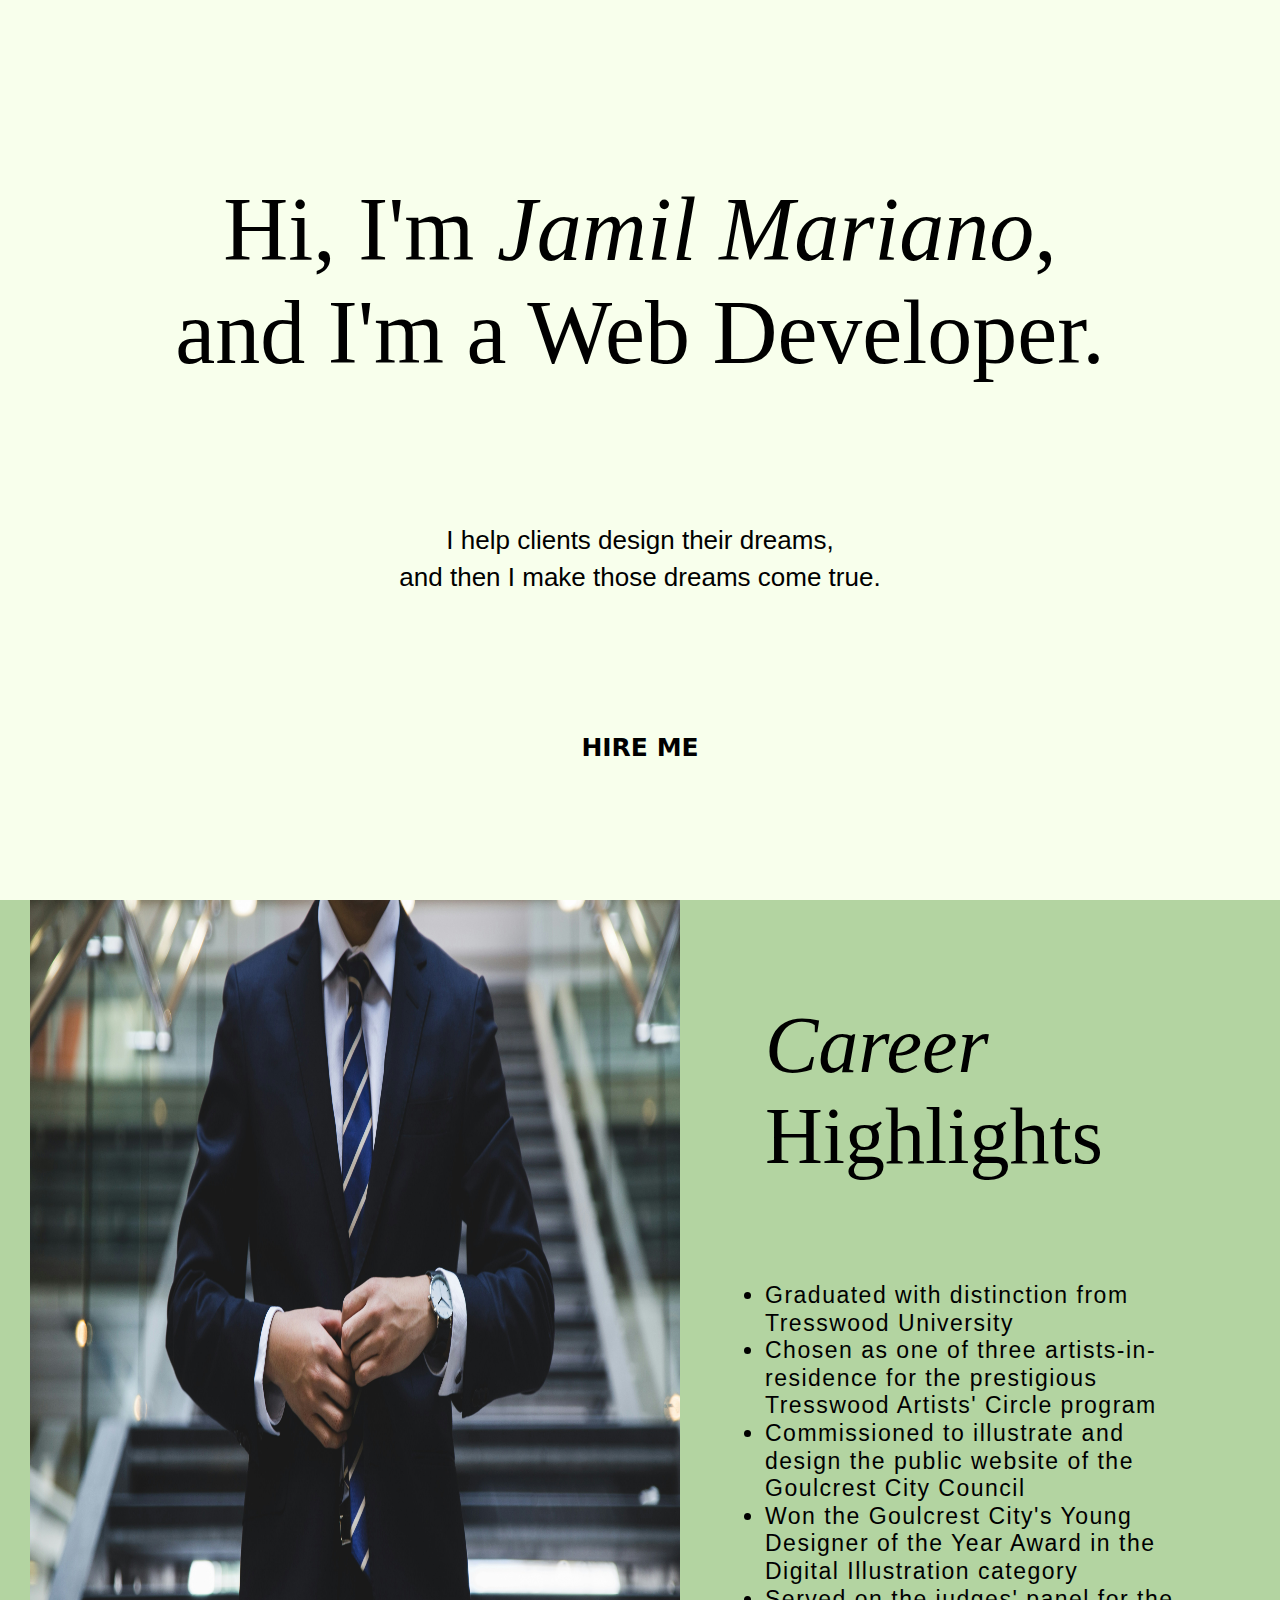
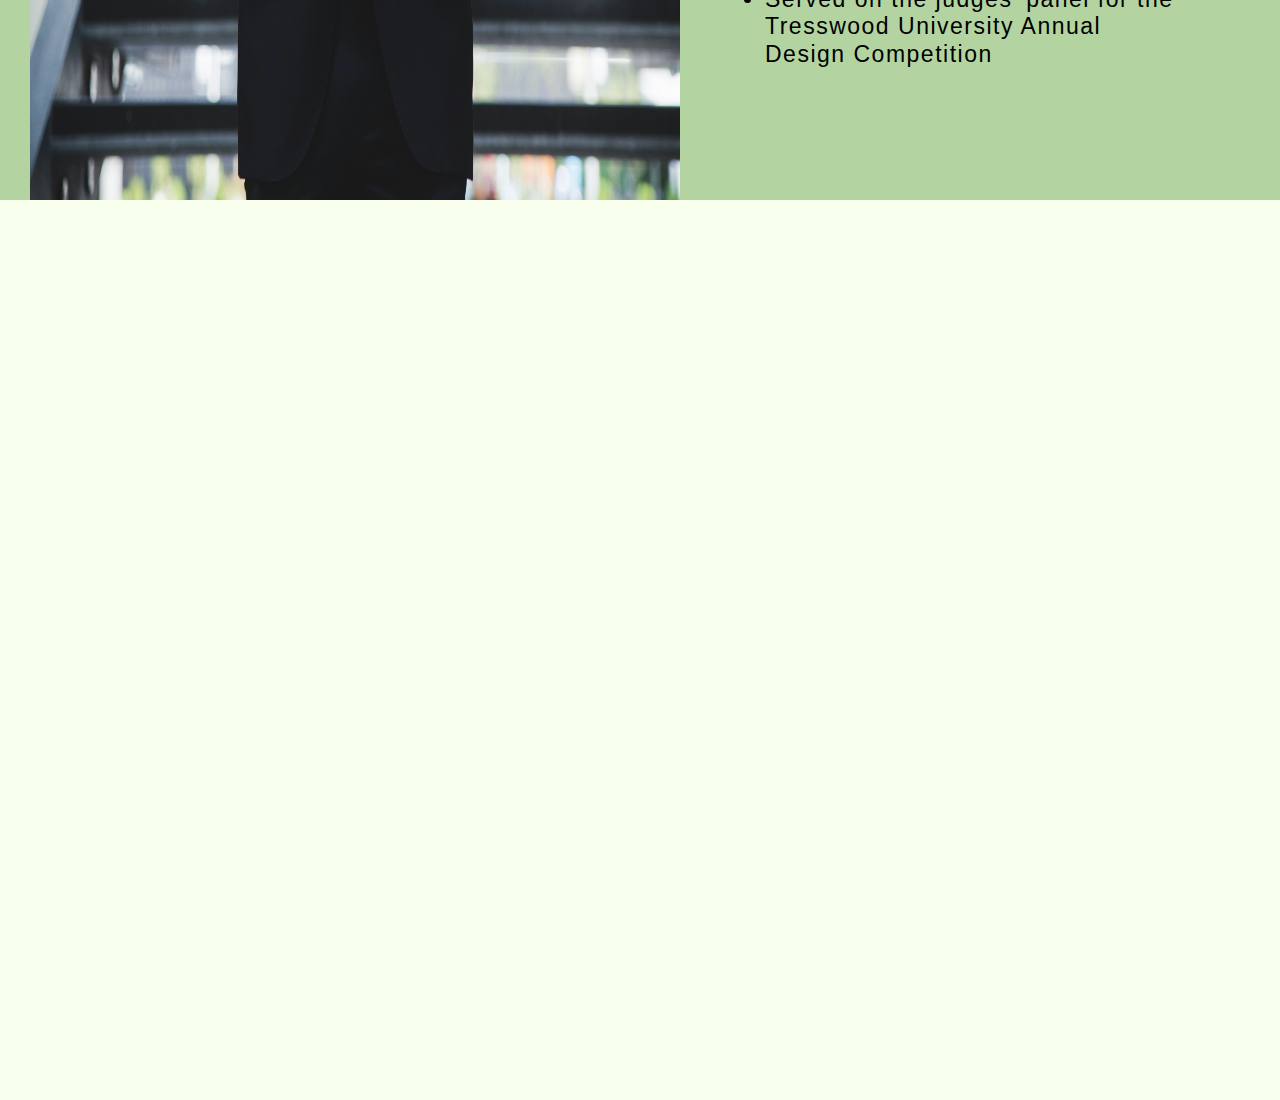
<file: index.html>
<!DOCTYPE html>
<html lang="en">
<head>
    <meta charset="UTF-8">
    <meta name="viewport" content="width=device-width, initial-scale=1.0">
    <title>PORTFOLIO</title>
    <link rel="stylesheet" href="style.css">
</head>
<body>

<header>

    <div class="header-content">
        <h1>Hi, I'm <i>Jamil Mariano</i>, <br> and I'm a Web Developer.</h1>
        
        <p>I help clients design their dreams, <br> and then I make those dreams come true.</p>

        <a href="index2.html"><h5>HIRE ME</h5></a>
        
    </div>
</header>
     

    <section id="second">
        <div class="image">
            <img src="./designs/hunters-race-MYbhN8KaaEc-unsplash.jpg" alt="">
        </div>

        <div class="section-content">
            <div class="title">
                <h1> <i>Career</i> <br> Highlights</h1>
            </div>

            <div class="list">
                <ul>
                    <li>Graduated with distinction from Tresswood University</li>
                    <li>Chosen as one of three artists-in-residence for the prestigious Tresswood Artists' Circle program</li>
                    <li>Commissioned to illustrate and design the public website of the Goulcrest City Council</li>
                    <li>Won the Goulcrest City's Young Designer of the Year Award in the Digital Illustration category</li>
                    <li>Served on the judges' panel for the Tresswood University Annual Design Competition</li>
                </ul>
            </div>
        </div>
    </section>

    <div class="third">

    </div>


</body>
</html>
</file>
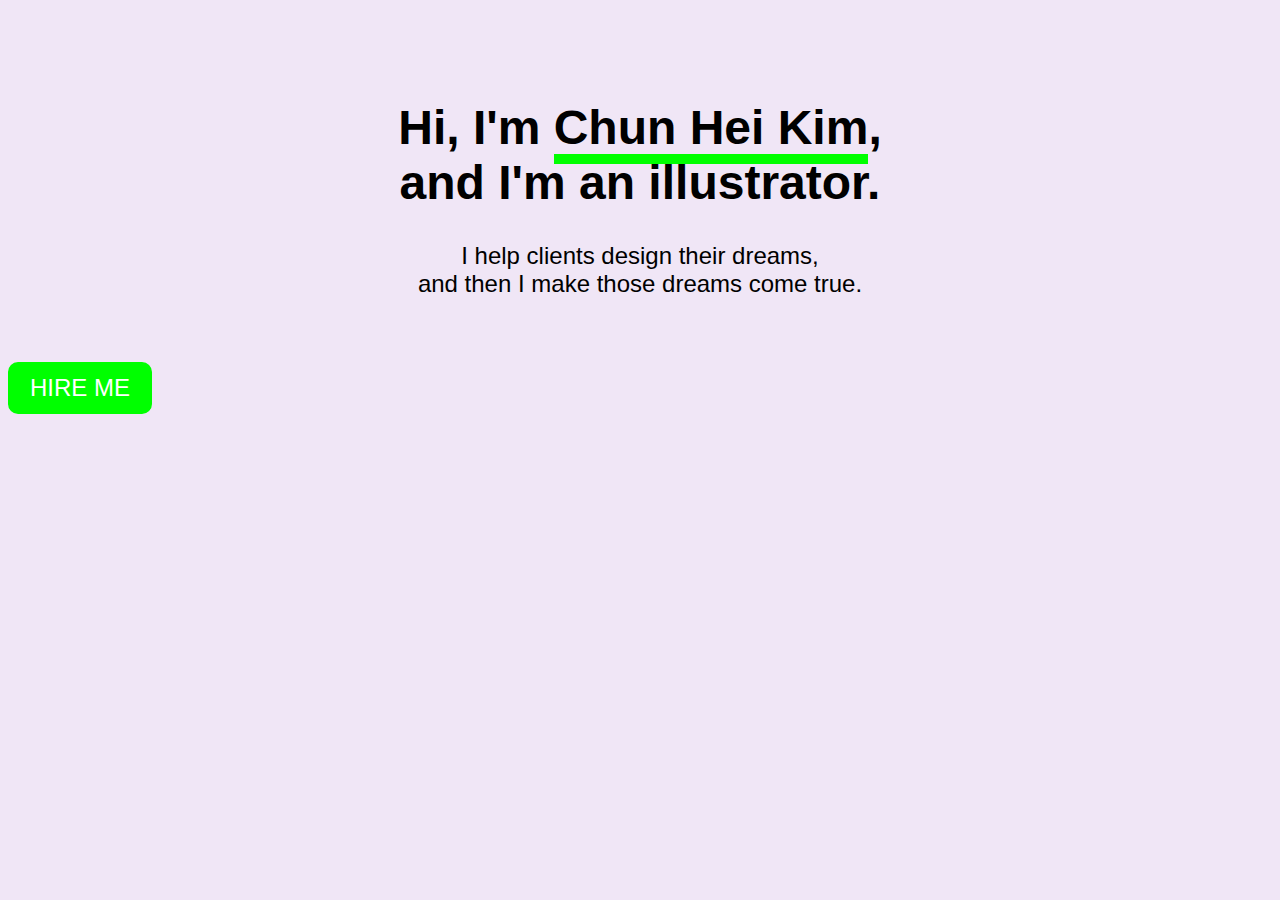
<file: index2.html>
<html>
<head>
  <style>
    body {
      background-color: #f0e6f6;
      font-family: Arial, sans-serif;
    }

    h1 {
      font-size: 48px;
      color: #000000;
      text-align: center;
      margin-top: 100px;
    }

    span {
      border-bottom: 10px solid #00ff00;
    }

    p {
      font-size: 24px;
      color: #000000;
      text-align: center;
      margin-top: 20px;
    }

    button {
      font-size: 24px;
      color: #ffffff;
      background-color: #00ff00;
      border: 2px solid #00ff00;
      border-radius: 10px;
      padding: 10px 20px;
      margin-top: 40px;
      cursor: pointer;
    }

    button:hover {
      background-color: #ffffff;
      color: #00ff00;
    }
  </style>
</head>
<body>
  <h1>Hi, I'm <span>Chun Hei Kim</span>,<br>and I'm an illustrator.</h1>
  <p>I help clients design their dreams,<br>and then I make those dreams come true.</p>
  <button>HIRE ME</button>
</body>
</html>
</file>
<file: style.css>
/* General */

* {
    padding: 0;
    margin: 0;
}

body{
    background-color: #F8FFEC;
}

/* 1st */

.header-content{
    display: flex;
    flex-direction: column;
    justify-content: space-evenly;
    align-items: center;
    width: auto;
    height: 100vh;
    text-align: center;
}

header h1{
    margin-top: 40px;
    font-size: 90px;
    font-weight: lighter;
}

header p{
    font-size: 26px;
    line-height: 1.4em;
    font-family: Arial, Helvetica, sans-serif;
}

header h5, header a{
    font-size: 25px;
    text-decoration: none;
    color: inherit;
    font-family: system-ui, -apple-system, BlinkMacSystemFont, 'Segoe UI', Roboto, Oxygen, Ubuntu, Cantarell, 'Open Sans', 'Helvetica Neue', sans-serif;
}

/* 2nd */

section{
    height: 100vh;
    display: flex;
}

#second{
    background-color: #B3D4A1;
}

.image, img{
    width: 650px;
    height: 100vh;
    margin-left: 15px;
}

.section-content{
    padding: 100px;

}

.section-content h1{
    font-size: 80px;
    font-weight: lighter;
    margin-bottom: 100px;
}

.section-content ul li{
    font-size: 23px;
    line-height: 1.2em;
    font-family: sans-serif;
    letter-spacing: 1.5px;
}

/* 3rd */

.third{
    height: 100vh;
}
</file>
